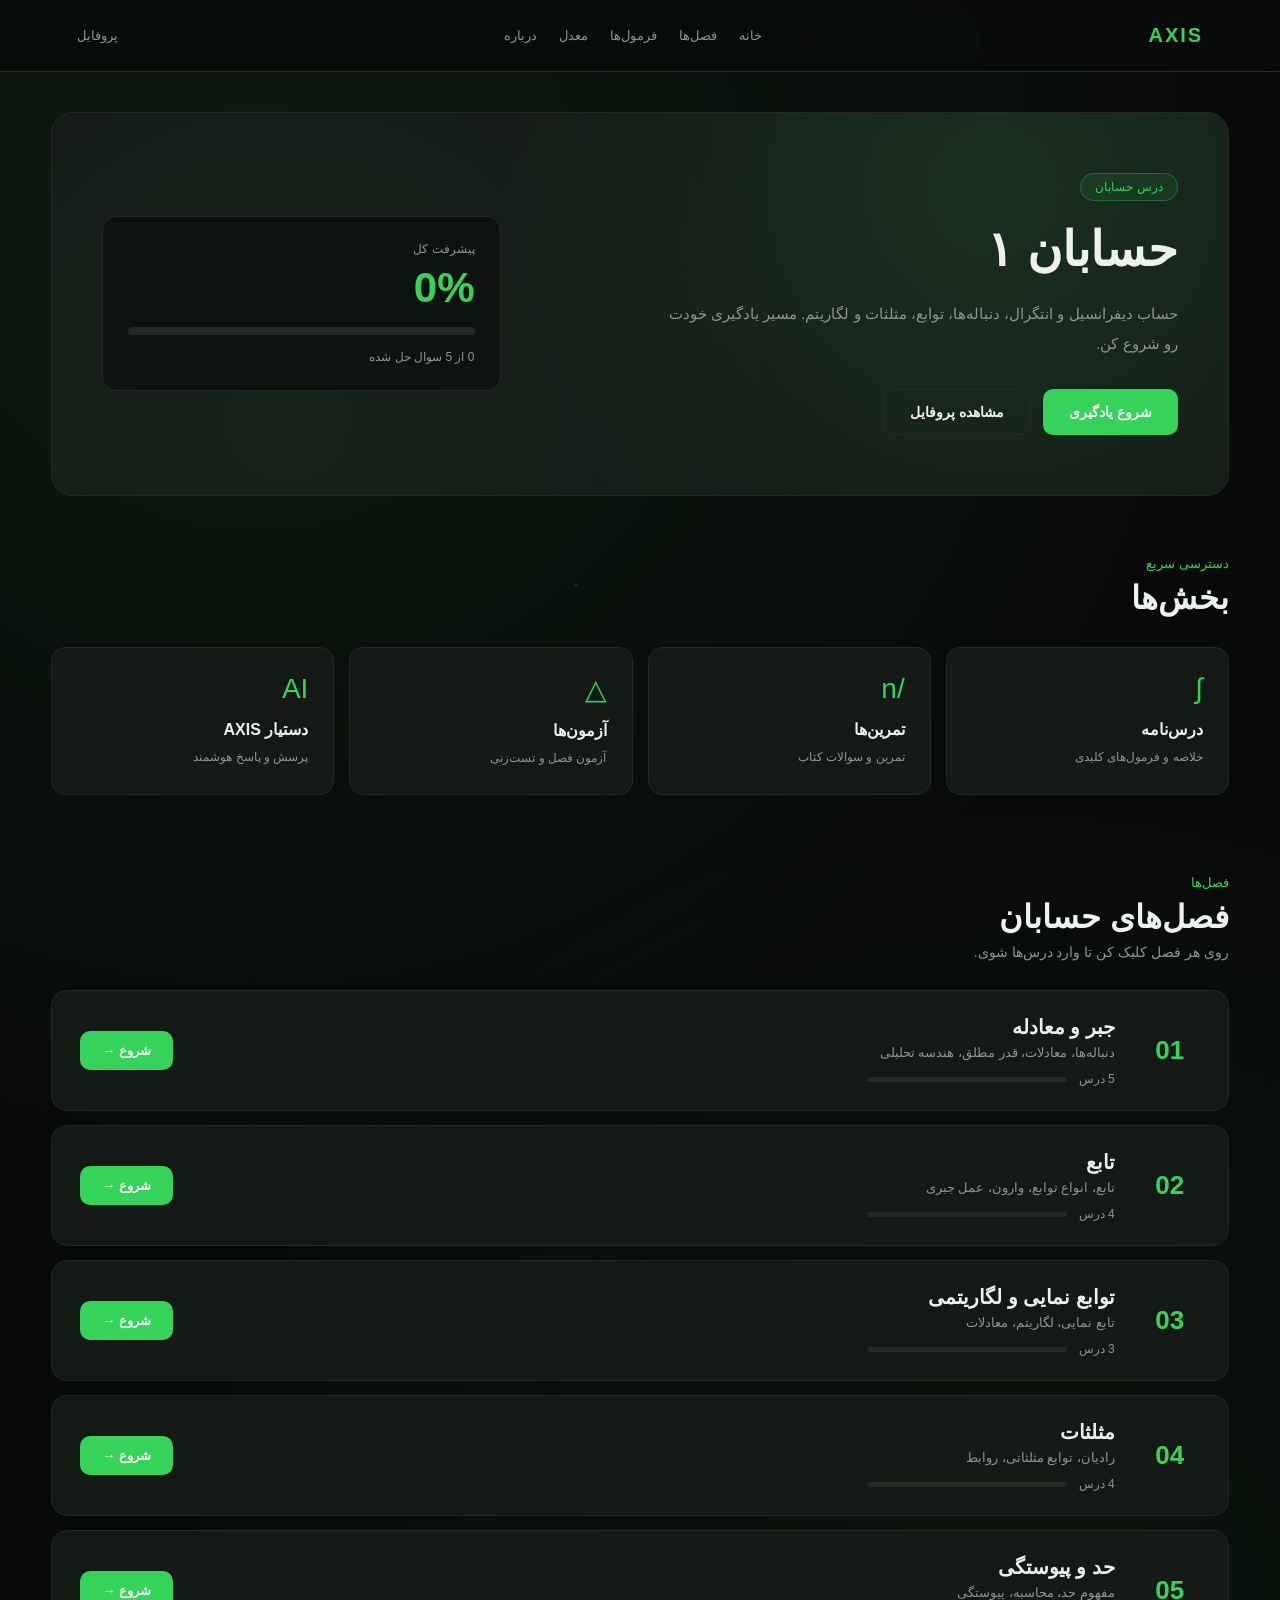
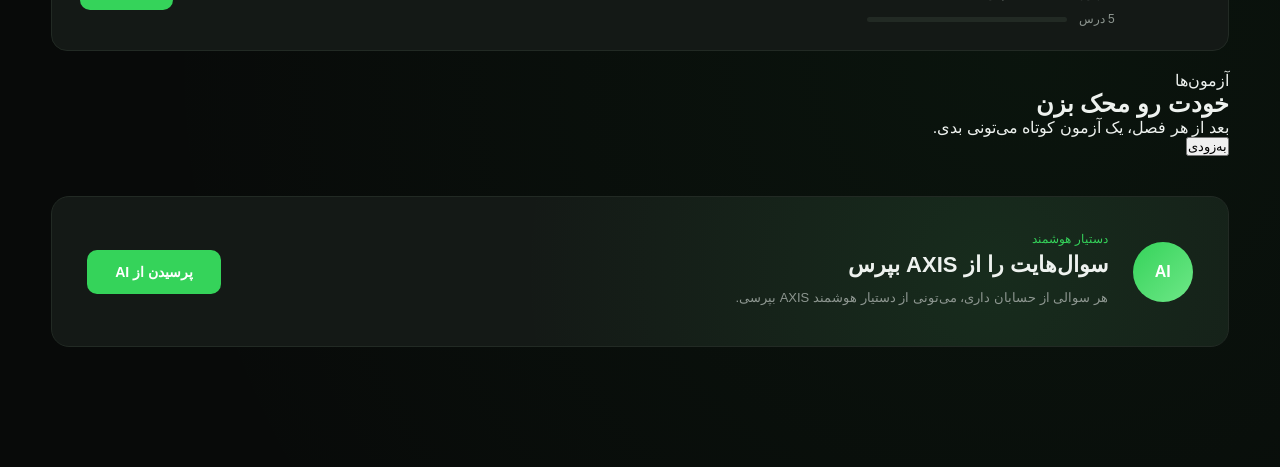
<file: hesaban.html>
<!doctype html>
<html lang="fa" dir="rtl">
<head>
  <meta charset="UTF-8" />
  <meta name="viewport" content="width=device-width, initial-scale=1.0" />
  <title>حسابان | AXIS</title>
  <link rel="stylesheet" href="css/hesaban.css" />
</head>
<body>

  <div class="math-bg" id="mathBg"></div>

  <header class="hesaban-header">
    <div class="hesaban-logo">AXIS</div>
    <nav>
      <a href="index.html">خانه</a>
      <a href="#chapters">فصل‌ها</a>
      <a href="formulas.html">فرمول‌ها</a>
      <a href="gpa.html">معدل</a>
      <a href="about.html">درباره</a>
    </nav>
    <a href="profile.html" class="user-box">پروفایل</a>
  </header>

  <main>

    <section class="hesaban-hero">
      <div class="hero-text">
        <span class="small-title">درس حسابان</span>
        <h1>حسابان ۱</h1>
        <p>
          حساب دیفرانسیل و انتگرال، دنباله‌ها، توابع، مثلثات و لگاریتم.
          مسیر یادگیری خودت رو شروع کن.
        </p>
        <div class="hero-buttons">
          <button onclick="scrollToChapters()">شروع یادگیری</button>
          <button class="secondary-button" onclick="window.location.href='profile.html'">مشاهده پروفایل</button>
        </div>
      </div>

      <div class="progress-box">
        <span>پیشرفت کل</span>
        <strong id="totalProgress">0%</strong>
        <div class="progress-bar">
          <div class="progress-fill" id="totalProgressBar"></div>
        </div>
        <small id="totalLessons">۰ از ۵ سوال حل شده</small>
      </div>
    </section>

    <section class="quick-section">
      <div class="section-heading">
        <span>دسترسی سریع</span>
        <h2>بخش‌ها</h2>
      </div>
      <div class="quick-grid">
        <div class="quick-card">
          <div>∫</div>
          <h3>درس‌نامه</h3>
          <p>خلاصه و فرمول‌های کلیدی</p>
        </div>
        <div class="quick-card">
          <div>/n</div>
          <h3>تمرین‌ها</h3>
          <p>تمرین و سوالات کتاب</p>
        </div>
        <div class="quick-card">
          <div>△</div>
          <h3>آزمون‌ها</h3>
          <p>آزمون فصل و تست‌زنی</p>
        </div>
        <div class="quick-card">
          <div>AI</div>
          <h3>دستیار AXIS</h3>
          <p>پرسش و پاسخ هوشمند</p>
        </div>
      </div>
    </section>

    <section class="chapters-section" id="chapters">
      <div class="section-heading">
        <span>فصل‌ها</span>
        <h2>فصل‌های حسابان</h2>
        <p>روی هر فصل کلیک کن تا وارد درس‌ها شوی.</p>
      </div>
      <div class="chapters-grid" id="chaptersGrid">
        <div class="loading">در حال بارگذاری فصل‌ها...</div>
      </div>
    </section>

    <section class="exam-section" id="exams">
      <div>
        <span>آزمون‌ها</span>
        <h2>خودت رو محک بزن</h2>
        <p>بعد از هر فصل، یک آزمون کوتاه می‌تونی بدی.</p>
      </div>
      <button>به‌زودی</button>
    </section>

    <section class="ai-section">
      <div class="ai-icon">AI</div>
      <div>
        <span>دستیار هوشمند</span>
        <h2>سوال‌هایت را از AXIS بپرس</h2>
        <p>هر سوالی از حسابان داری، می‌تونی از دستیار هوشمند AXIS بپرسی.</p>
      </div>
      <button>پرسیدن از AI</button>
    </section>

  </main>

  <script>
    function createMathBackground() {
      const bg = document.getElementById("mathBg");
      if (!bg) return;
      const symbols = [
        "∫", "∑", "π", "√", "∞", "Δ", "θ", "λ",
        "x²", "aⁿ", "f(x)", "sin", "cos", "tan",
        "∂", "≈", "≠", "≤", "≥", "α", "β", "γ",
        "+", "−", "×", "÷", "=", "%", "e", "i",
        "1", "2", "3", "7", "9", "0", "½", "¼"
      ];
      for (let i = 0; i < 30; i++) {
        const span = document.createElement("span");
        span.textContent = symbols[Math.floor(Math.random() * symbols.length)];
        span.style.fontSize = (14 + Math.random() * 34) + "px";
        span.style.left = (Math.random() * 100) + "%";
        span.style.animationDuration = (12 + Math.random() * 18) + "s";
        span.style.animationDelay = "-" + (Math.random() * 15) + "s";
        span.style.color = "rgba(53, 211, 90, " + (0.08 + Math.random() * 0.18) + ")";
        bg.appendChild(span);
      }
    }

    function getUser() {
      const raw = localStorage.getItem("y11_math_user");
      if (!raw) return { xp:0, solved:0, correct:0, wrong:0, solvedQuestions:[], mistakes:[] };
      try {
        const u = JSON.parse(raw);
        return {
          xp: u.xp || 0,
          solved: u.solved || 0,
          correct: u.correct || 0,
          wrong: u.wrong || 0,
          solvedQuestions: u.solvedQuestions || [],
          mistakes: u.mistakes || []
        };
      } catch (e) {
        return { xp:0, solved:0, correct:0, wrong:0, solvedQuestions:[], mistakes:[] };
      }
    }

    const TOTAL_QUESTIONS = 5;

    function updateProgress() {
      const user = getUser();
      const solved = user.solved;
      const percent = Math.min(100, Math.round((solved / TOTAL_QUESTIONS) * 100));

      const progEl = document.getElementById("totalProgress");
      const barEl = document.getElementById("totalProgressBar");
      const lessonEl = document.getElementById("totalLessons");

      if (progEl) progEl.textContent = percent + "%";
      if (barEl) barEl.style.width = percent + "%";
      if (lessonEl) lessonEl.textContent = solved + " از " + TOTAL_QUESTIONS + " سوال حل شده";
    }

    function openChapter(chapterId) {
      window.location.href = "chapter.html?chapter=" + encodeURIComponent(chapterId);
    }

    function scrollToChapters() {
      const el = document.getElementById("chapters");
      if (el) el.scrollIntoView({ behavior: "smooth" });
    }

    async function loadChapters() {
      const grid = document.getElementById("chaptersGrid");
      if (!grid) return;

      try {
        const res = await fetch("data/subjects.json");
        if (!res.ok) throw new Error("خطا در بارگذاری");

        const data = await res.json();
        const hesaban = data.subjects.find((s) => s.id === "hesaban");
        if (!hesaban) throw new Error("حسابان پیدا نشد");

        grid.innerHTML = "";

        hesaban.chapters.forEach((ch) => {
          const card = document.createElement("div");
          card.className = "chapter-card";
          card.innerHTML = `
            <div class="chapter-number">${String(ch.number).padStart(2, "0")}</div>
            <div class="chapter-content">
              <h3>${ch.title}</h3>
              <p>${ch.description}</p>
              <div class="chapter-progress">
                <span>${ch.lessons?.length || 0} درس</span>
                <div><i style="width: 0%"></i></div>
              </div>
            </div>
            <button onclick="openChapter('${ch.id}')">شروع →</button>
          `;
          grid.appendChild(card);
        });
      } catch (err) {
        console.error(err);
        grid.innerHTML = '<div class="loading">خطا در بارگذاری فصل‌ها</div>';
      }
    }

    document.addEventListener("DOMContentLoaded", () => {
      createMathBackground();
      updateProgress();
      loadChapters();
    });

    window.addEventListener("pageshow", updateProgress);
  </script>

</body>
</html>
</file>
<file: css/hesaban.css>
* {
  margin: 0;
  padding: 0;
  box-sizing: border-box;
}

:root,
html[data-theme="green"] {
  --bg: #080a09; --surface: #0e1210; --card: #141916;
  --border: #222a24; --green: #35d35a; --green-light: #6ee787;
  --text: #eef2ef; --muted: #8d9690; --particle-color: 53, 211, 90;
}
html[data-theme="purple"] {
  --bg: #0a0812; --surface: #100c1c; --card: #161022;
  --border: #2a1f3d; --green: #8b5cf6; --green-light: #a78bfa;
  --text: #e5e7eb; --muted: #8d8598; --particle-color: 167, 139, 250;
}
html[data-theme="rose"] {
  --bg: #12080e; --surface: #1a0d15; --card: #22111c;
  --border: #3d1f2f; --green: #e879a8; --green-light: #f9a8d4;
  --text: #f5e5ec; --muted: #9d8590; --particle-color: 249, 168, 212;
}
html[data-theme="sepia"] {
  --bg: #1a1510; --surface: #221c15; --card: #2a231a;
  --border: #3d3325; --green: #d4a574; --green-light: #e6c19a;
  --text: #f0e6d6; --muted: #a89880; --particle-color: 212, 165, 116;
}
html[data-theme="light"] {
  --bg: #f5f1e8; --surface: #ffffff; --card: #fdfaf3;
  --border: #e0d9c8; --green: #3a7d44; --green-light: #5a9d64;
  --text: #2a2620; --muted: #6b6558; --particle-color: 58, 125, 68;
}
html[data-theme="persian"] {
  --bg: #1a1208; --surface: #241a0e; --card: #2e2010;
  --border: #4a361c; --green: #d4af37; --green-light: #f0d274;
  --text: #f5ecd6; --muted: #b8a07a; --particle-color: 212, 175, 55;
}

html, body {
  font-family: Tahoma, Arial, sans-serif;
  background: var(--bg);
  color: var(--text);
  direction: rtl;
  min-height: 100vh;
  overflow-x: hidden;
  transition: background 0.4s, color 0.4s;
}

body {
  background:
    radial-gradient(circle at 20% 10%, rgba(var(--particle-color), 0.08), transparent 45%),
    radial-gradient(circle at 80% 80%, rgba(var(--particle-color), 0.05), transparent 45%),
    var(--bg);
  position: relative;
}

html[data-theme="persian"] body {
  background:
    radial-gradient(circle at 20% 10%, rgba(212, 175, 55, 0.10), transparent 45%),
    radial-gradient(circle at 80% 80%, rgba(139, 111, 71, 0.08), transparent 45%),
    var(--bg);
}

.math-bg {
  position: fixed;
  inset: 0;
  overflow: hidden;
  z-index: 0;
  pointer-events: none;
}

.math-bg span {
  position: absolute;
  bottom: -120px;
  font-family: "Georgia", "Times New Roman", serif;
  font-weight: bold;
  user-select: none;
  animation: floatUp linear infinite;
}

@keyframes floatUp {
  0% { transform: translateY(0) rotate(0deg); opacity: 0; }
  10% { opacity: 1; }
  90% { opacity: 1; }
  100% { transform: translateY(-115vh) rotate(360deg); opacity: 0; }
}

.math-bg::before {
  content: "";
  position: absolute;
  inset: 0;
  background-image:
    radial-gradient(1px 1px at 15% 25%, rgba(255,255,255,0.5), transparent),
    radial-gradient(1px 1px at 45% 65%, rgba(255,255,255,0.4), transparent),
    radial-gradient(2px 2px at 30% 85%, rgba(var(--particle-color), 0.4), transparent);
  animation: twinkle 6s ease-in-out infinite alternate;
}

html[data-theme="persian"] .math-bg::before {
  background-image:
    radial-gradient(1px 1px at 15% 25%, rgba(240, 210, 116, 0.6), transparent),
    radial-gradient(2px 2px at 30% 85%, rgba(212, 175, 55, 0.5), transparent);
}

@keyframes twinkle {
  0% { opacity: 0.5; }
  100% { opacity: 1; }
}

.hesaban-header, main {
  position: relative;
  z-index: 1;
}

.hesaban-header {
  height: 72px;
  padding: 0 6%;
  display: flex;
  align-items: center;
  justify-content: space-between;
  border-bottom: 1px solid var(--border);
  background: rgba(8, 10, 9, 0.7);
  backdrop-filter: blur(10px);
  position: sticky;
  top: 0;
  z-index: 50;
  transition: background 0.4s;
}

html[data-theme="persian"] .hesaban-header { background: rgba(26, 18, 8, 0.85); }

.hesaban-logo {
  color: var(--green);
  font-weight: bold;
  font-size: 20px;
  letter-spacing: 2px;
  flex-shrink: 0;
}

html[data-theme="persian"] .hesaban-logo {
  text-shadow: 0 0 15px rgba(212, 175, 55, 0.5);
}

.hesaban-header nav {
  display: flex;
  gap: 22px;
}

.hesaban-header nav a {
  color: var(--muted);
  text-decoration: none;
  font-size: 13px;
  transition: color 0.2s;
}

.hesaban-header nav a:hover { color: var(--green); }

.user-box {
  color: var(--muted);
  font-size: 13px;
  text-decoration: none;
  flex-shrink: 0;
}

.user-box:hover { color: var(--green); }

main {
  width: min(1200px, 92%);
  margin: auto;
  padding-bottom: 80px;
}

.hesaban-hero {
  padding: 60px 50px;
  margin-top: 40px;
  background:
    radial-gradient(circle at 80% 20%, rgba(var(--particle-color), 0.12), transparent 50%),
    radial-gradient(circle at 20% 80%, rgba(var(--particle-color), 0.06), transparent 50%),
    var(--card);
  border: 1px solid var(--border);
  border-radius: 22px;
  display: grid;
  grid-template-columns: 1.6fr 1fr;
  gap: 40px;
  align-items: center;
  position: relative;
  overflow: hidden;
}

html[data-theme="persian"] .hesaban-hero {
  border: 2px solid rgba(212, 175, 55, 0.3);
  box-shadow: 0 0 40px rgba(212, 175, 55, 0.15), inset 0 0 60px rgba(212, 175, 55, 0.05);
}

.hero-text { position: relative; }

.small-title {
  display: inline-block;
  padding: 6px 14px;
  background: rgba(var(--particle-color), 0.1);
  border: 1px solid rgba(var(--particle-color), 0.3);
  border-radius: 30px;
  color: var(--green);
  font-size: 12px;
  margin-bottom: 20px;
}

.hero-text h1 {
  font-size: 48px;
  line-height: 1.2;
  margin-bottom: 20px;
}

.hero-text p {
  color: var(--muted);
  line-height: 2;
  font-size: 15px;
  margin-bottom: 30px;
  max-width: 520px;
}

.hero-buttons { display: flex; gap: 12px; flex-wrap: wrap; }

.hero-buttons button {
  padding: 14px 26px;
  border-radius: 10px;
  font-size: 14px;
  font-weight: bold;
  cursor: pointer;
  border: none;
  font-family: inherit;
  transition: opacity 0.2s, transform 0.1s;
  background: var(--green);
  color: #ffffff;
}

html[data-theme="green"] .hero-buttons button,
html[data-theme="purple"] .hero-buttons button,
html[data-theme="rose"] .hero-buttons button,
html[data-theme="sepia"] .hero-buttons button,
html[data-theme="persian"] .hero-buttons button { color: #1a1208; }

.hero-buttons button.secondary-button {
  background: transparent;
  color: var(--text);
  border: 1px solid var(--border);
}

.hero-buttons button:hover { opacity: 0.9; }
.hero-buttons button:active { transform: scale(0.98); }

.progress-box {
  padding: 25px;
  background: var(--surface);
  border: 1px solid var(--border);
  border-radius: 14px;
  position: relative;
}

html[data-theme="persian"] .progress-box {
  border: 1px solid rgba(212, 175, 55, 0.25);
}

.progress-box span {
  color: var(--muted);
  font-size: 12px;
  display: block;
  margin-bottom: 8px;
}

.progress-box strong {
  font-size: 42px;
  color: var(--green);
  display: block;
  margin-bottom: 15px;
}

.progress-bar {
  height: 8px;
  background: var(--border);
  border-radius: 10px;
  overflow: hidden;
  margin-bottom: 12px;
}

.progress-fill {
  height: 100%;
  background: linear-gradient(90deg, var(--green), var(--green-light));
  width: 0%;
  transition: width 0.4s;
}

.progress-box small {
  color: var(--muted);
  font-size: 12px;
}

.quick-section { padding: 60px 0 20px; }
.section-heading { margin-bottom: 30px; }

.section-heading span {
  color: var(--green);
  font-size: 13px;
  display: block;
  margin-bottom: 8px;
}

.section-heading h2 { font-size: 32px; margin-bottom: 8px; }
.section-heading p { color: var(--muted); font-size: 14px; }

.quick-grid {
  display: grid;
  grid-template-columns: repeat(4, 1fr);
  gap: 15px;
}

.quick-card {
  padding: 25px;
  background: var(--card);
  border: 1px solid var(--border);
  border-radius: 14px;
  transition: border-color 0.2s, transform 0.2s;
}

html[data-theme="persian"] .quick-card {
  border: 1px solid rgba(212, 175, 55, 0.2);
}

.quick-card:hover {
  border-color: var(--green);
  transform: translateY(-3px);
}

.quick-card > div:first-child {
  font-size: 28px;
  color: var(--green);
  margin-bottom: 15px;
}

.quick-card h3 { font-size: 16px; margin-bottom: 8px; }
.quick-card p { color: var(--muted); font-size: 12px; line-height: 1.8; }

.chapters-section { padding: 60px 0 20px; }
.chapters-grid { display: grid; gap: 14px; }

.chapter-card {
  display: grid;
  grid-template-columns: 60px 1fr auto;
  align-items: center;
  gap: 25px;
  padding: 24px 28px;
  background: var(--card);
  border: 1px solid var(--border);
  border-radius: 16px;
  transition: border-color 0.2s, transform 0.2s;
}

html[data-theme="persian"] .chapter-card {
  border: 1px solid rgba(212, 175, 55, 0.2);
}

.chapter-card:hover {
  border-color: var(--green);
  transform: translateX(-4px);
}

html[data-theme="persian"] .chapter-card:hover {
  box-shadow: 0 0 25px rgba(212, 175, 55, 0.25);
}

.chapter-number {
  color: var(--green);
  font-size: 26px;
  font-weight: bold;
  text-align: center;
}

.chapter-content h3 { font-size: 20px; margin-bottom: 6px; }
.chapter-content p { color: var(--muted); font-size: 13px; margin-bottom: 12px; }

.chapter-progress {
  display: flex;
  align-items: center;
  gap: 12px;
}

.chapter-progress span {
  color: var(--muted);
  font-size: 12px;
  white-space: nowrap;
}

.chapter-progress > div {
  flex: 1;
  height: 5px;
  background: var(--border);
  border-radius: 10px;
  overflow: hidden;
  max-width: 200px;
}

.chapter-progress i {
  display: block;
  height: 100%;
  background: linear-gradient(90deg, var(--green), var(--green-light));
  transition: width 0.3s;
}

.chapter-card button {
  padding: 12px 22px;
  border-radius: 10px;
  background: var(--green);
  color: #ffffff;
  border: none;
  font-weight: bold;
  font-family: inherit;
  font-size: 13px;
  cursor: pointer;
  transition: opacity 0.2s;
  white-space: nowrap;
}

html[data-theme="green"] .chapter-card button,
html[data-theme="purple"] .chapter-card button,
html[data-theme="rose"] .chapter-card button,
html[data-theme="sepia"] .chapter-card button,
html[data-theme="persian"] .chapter-card button { color: #1a1208; }

.chapter-card button:hover { opacity: 0.9; }

.ai-section {
  display: flex;
  align-items: center;
  gap: 25px;
  padding: 35px;
  background:
    radial-gradient(circle at 80% 50%, rgba(var(--particle-color), 0.1), transparent 50%),
    var(--card);
  border: 1px solid var(--border);
  border-radius: 18px;
  margin: 40px 0;
}

html[data-theme="persian"] .ai-section {
  border: 1px solid rgba(212, 175, 55, 0.25);
}

.ai-icon {
  width: 60px;
  height: 60px;
  border-radius: 50%;
  background: linear-gradient(135deg, var(--green), var(--green-light));
  color: #ffffff;
  display: flex;
  align-items: center;
  justify-content: center;
  font-weight: bold;
  font-size: 16px;
  flex-shrink: 0;
}

html[data-theme="green"] .ai-icon,
html[data-theme="purple"] .ai-icon,
html[data-theme="rose"] .ai-icon,
html[data-theme="sepia"] .ai-icon,
html[data-theme="persian"] .ai-icon { color: #1a1208; }

.ai-section h2 { font-size: 22px; margin-bottom: 8px; }
.ai-section p { color: var(--muted); font-size: 13px; line-height: 1.9; }

.ai-section button {
  padding: 14px 28px;
  border-radius: 10px;
  background: var(--green);
  color: #ffffff;
  border: none;
  font-weight: bold;
  font-family: inherit;
  font-size: 14px;
  cursor: pointer;
  margin-right: auto;
  white-space: nowrap;
}

html[data-theme="green"] .ai-section button,
html[data-theme="purple"] .ai-section button,
html[data-theme="rose"] .ai-section button,
html[data-theme="sepia"] .ai-section button,
html[data-theme="persian"] .ai-section button { color: #1a1208; }

.ai-section button:hover { opacity: 0.9; }

.ai-section span {
  color: var(--green);
  font-size: 12px;
  display: block;
  margin-bottom: 6px;
}

.loading {
  padding: 30px;
  text-align: center;
  color: var(--muted);
  background: var(--card);
  border: 1px solid var(--border);
  border-radius: 14px;
}

/* =========================================
MOBILE
========================================= */
.mobile-menu-btn {
  display: none;
  background: transparent;
  border: none;
  color: var(--green);
  font-size: 26px;
  cursor: pointer;
  padding: 8px;
  z-index: 100;
}

@media (max-width: 900px) {
  .mobile-menu-btn { display: block; }

  .hesaban-header nav {
    display: none;
    position: fixed;
    top: 72px;
    right: 0;
    left: 0;
    background: var(--card);
    border-bottom: 1px solid var(--border);
    flex-direction: column;
    padding: 20px;
    gap: 15px;
    z-index: 60;
    box-shadow: 0 10px 30px rgba(0,0,0,0.3);
  }

  .hesaban-header nav.open { display: flex; }

  .hesaban-header nav a {
    font-size: 15px;
    padding: 12px 15px;
    border-radius: 10px;
    background: var(--surface);
    border: 1px solid var(--border);
  }

  .hesaban-header nav a:hover {
    background: rgba(var(--particle-color), 0.15);
    border-color: var(--green);
  }

  .quick-grid { grid-template-columns: repeat(2, 1fr); }
}

@media (max-width: 800px) {
  .hesaban-header { padding: 0 4%; height: 64px; }
  .hesaban-logo { font-size: 18px; }
  .user-box { font-size: 12px; }

  .hesaban-hero {
    grid-template-columns: 1fr;
    padding: 35px 22px;
    margin-top: 25px;
  }

  .hero-text h1 { font-size: 32px; }
  .hero-text p { font-size: 14px; margin-bottom: 20px; }

  .hero-buttons { gap: 8px; }
  .hero-buttons button {
    flex: 1;
    padding: 12px 20px;
    font-size: 13px;
  }

  .progress-box { padding: 20px; }
  .progress-box strong { font-size: 32px; }

  .quick-section { padding: 40px 0 15px; }
  .section-heading h2 { font-size: 24px; }
  .quick-grid { grid-template-columns: repeat(2, 1fr); gap: 10px; }
  .quick-card { padding: 18px; }
  .quick-card > div:first-child { font-size: 22px; margin-bottom: 10px; }
  .quick-card h3 { font-size: 14px; }
  .quick-card p { font-size: 11px; }

  .chapters-section { padding: 40px 0 15px; }

  .chapter-card {
    grid-template-columns: 45px 1fr;
    gap: 12px;
    padding: 18px;
  }

  .chapter-number { font-size: 20px; }
  .chapter-content h3 { font-size: 16px; }
  .chapter-content p { font-size: 12px; margin-bottom: 8px; }

  .chapter-card button {
    grid-column: 1 / -1;
    width: 100%;
    padding: 10px;
    font-size: 13px;
  }

  .ai-section {
    flex-direction: column;
    text-align: center;
    padding: 25px 20px;
    gap: 15px;
  }

  .ai-section button { margin: 0; width: 100%; }
}

@media (max-width: 400px) {
  .hero-text h1 { font-size: 26px; }
  .quick-grid { grid-template-columns: 1fr; }
  .section-heading h2 { font-size: 20px; }
}
</file>
